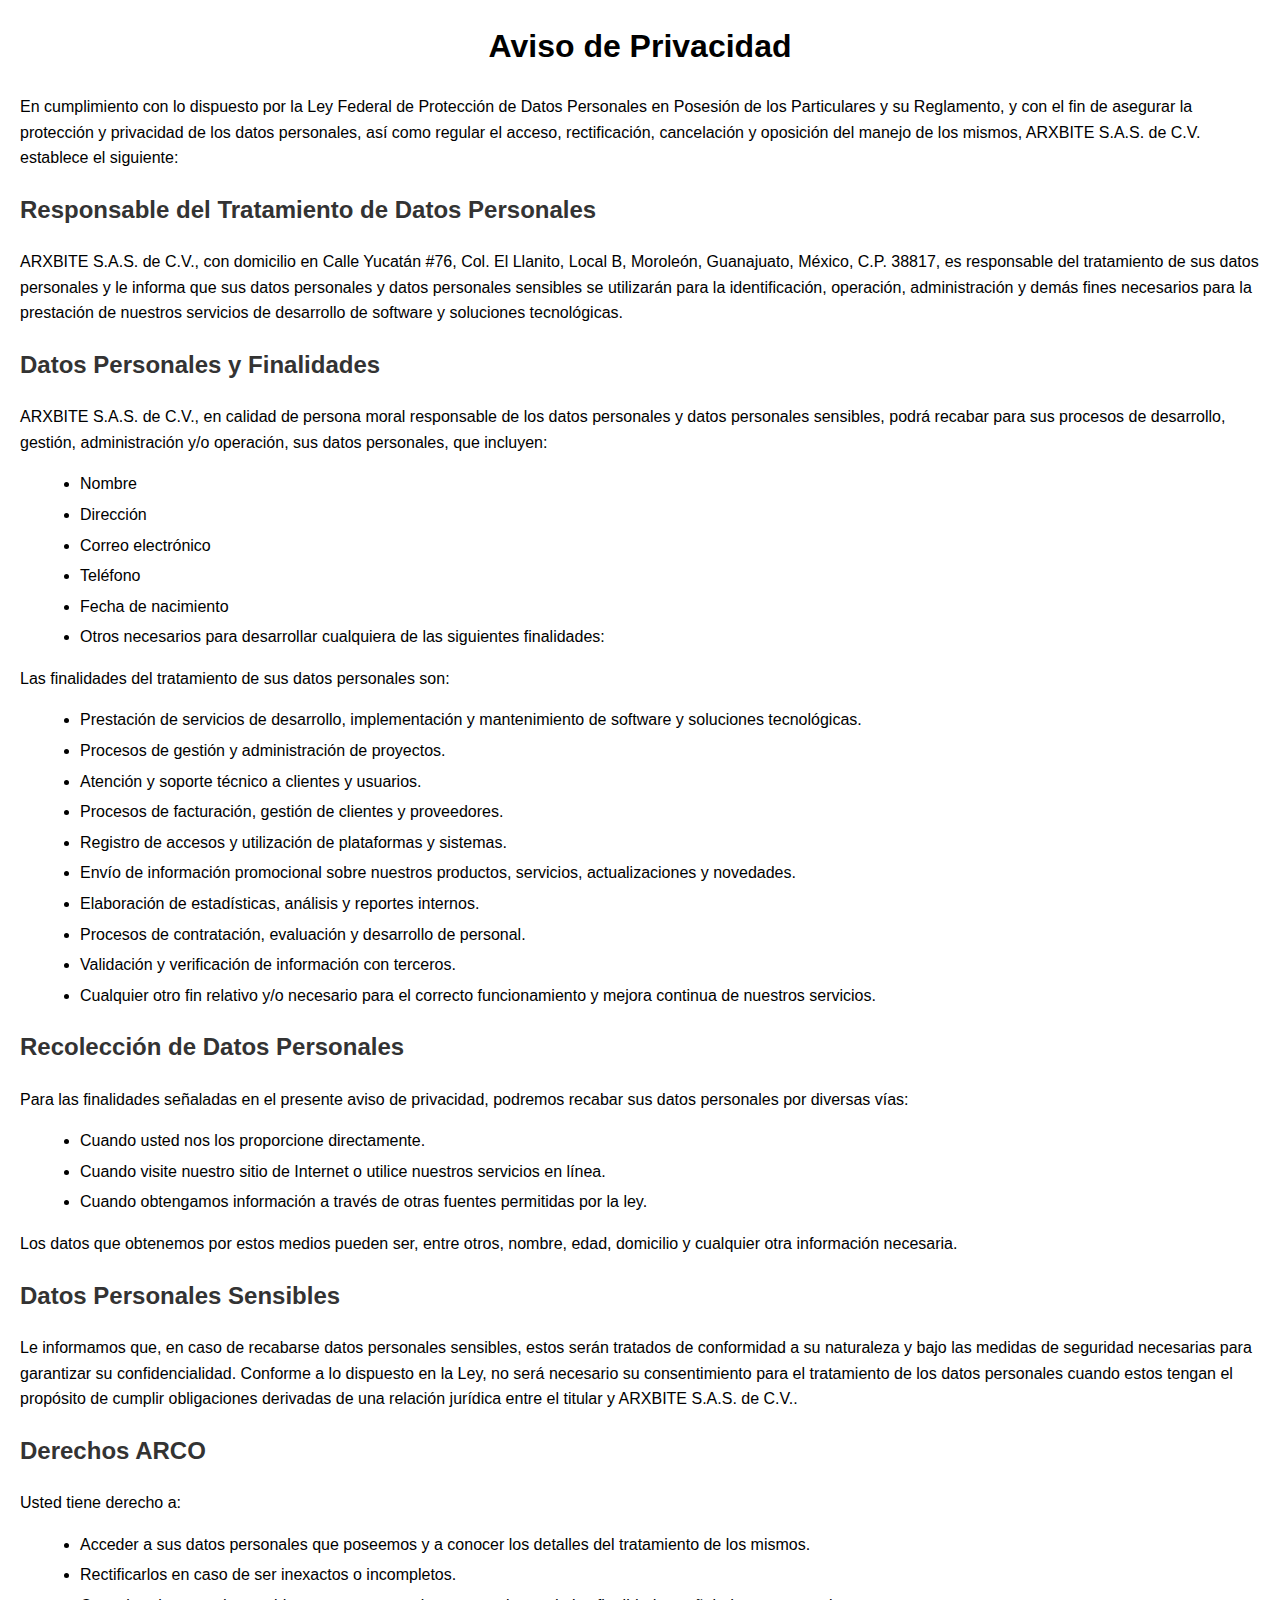
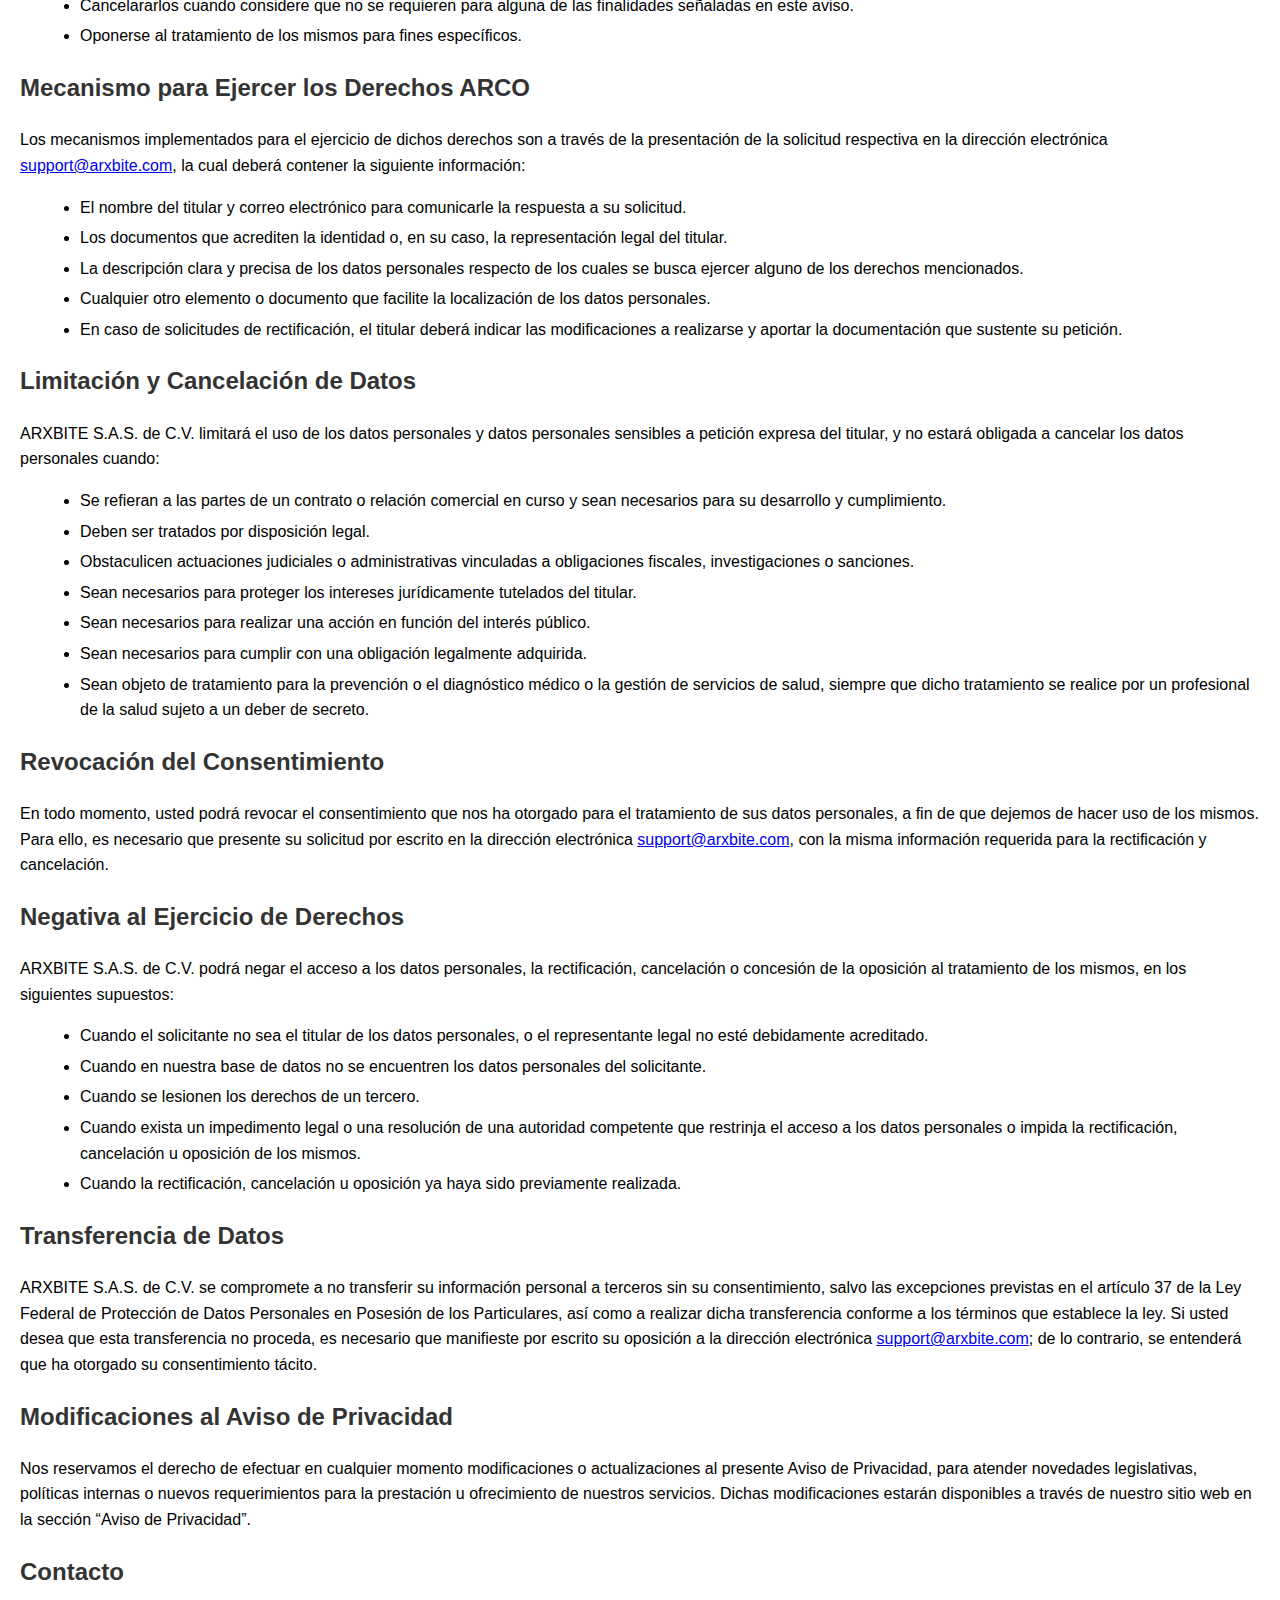
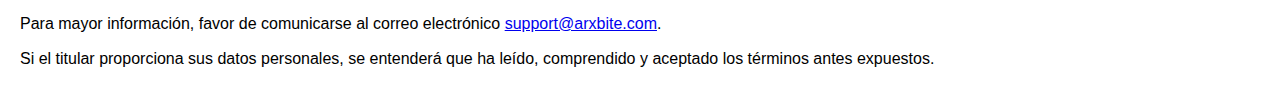
<file: avisoprivacidad/index.html>
<!DOCTYPE html>
<html lang="es">
<head>
    <meta charset="UTF-8">
    <meta name="viewport" content="width=device-width, initial-scale=1.0">
    <title>Aviso de Privacidad - ARXBITE S.A.S. de C.V.</title>
    <style>
        body {
            font-family: Arial, sans-serif;
            margin: 20px;
            line-height: 1.6;
        }
        h1 {
            text-align: center;
        }
        h2 {
            color: #333;
        }
        p {
            margin: 10px 0;
        }
        .section {
            margin-bottom: 20px;
        }
        .list {
            margin-left: 20px;
        }
        .list li {
            margin-bottom: 5px;
        }
    </style>
</head>
<body>
    <h1>Aviso de Privacidad</h1>
    <p>En cumplimiento con lo dispuesto por la Ley Federal de Protección de Datos Personales en Posesión de los Particulares y su Reglamento, y con el fin de asegurar la protección y privacidad de los datos personales, así como regular el acceso, rectificación, cancelación y oposición del manejo de los mismos, ARXBITE S.A.S. de C.V. establece el siguiente:</p>

    <div class="section">
        <h2>Responsable del Tratamiento de Datos Personales</h2>
        <p>ARXBITE S.A.S. de C.V., con domicilio en Calle Yucatán #76, Col. El Llanito, Local B, Moroleón, Guanajuato, México, C.P. 38817, es responsable del tratamiento de sus datos personales y le informa que sus datos personales y datos personales sensibles se utilizarán para la identificación, operación, administración y demás fines necesarios para la prestación de nuestros servicios de desarrollo de software y soluciones tecnológicas.</p>
    </div>

    <div class="section">
        <h2>Datos Personales y Finalidades</h2>
        <p>ARXBITE S.A.S. de C.V., en calidad de persona moral responsable de los datos personales y datos personales sensibles, podrá recabar para sus procesos de desarrollo, gestión, administración y/o operación, sus datos personales, que incluyen:</p>
        <ul class="list">
            <li>Nombre</li>
            <li>Dirección</li>
            <li>Correo electrónico</li>
            <li>Teléfono</li>
            <li>Fecha de nacimiento</li>
            <li>Otros necesarios para desarrollar cualquiera de las siguientes finalidades:</li>
        </ul>
        <p>Las finalidades del tratamiento de sus datos personales son:</p>
        <ul class="list">
            <li>Prestación de servicios de desarrollo, implementación y mantenimiento de software y soluciones tecnológicas.</li>
            <li>Procesos de gestión y administración de proyectos.</li>
            <li>Atención y soporte técnico a clientes y usuarios.</li>
            <li>Procesos de facturación, gestión de clientes y proveedores.</li>
            <li>Registro de accesos y utilización de plataformas y sistemas.</li>
            <li>Envío de información promocional sobre nuestros productos, servicios, actualizaciones y novedades.</li>
            <li>Elaboración de estadísticas, análisis y reportes internos.</li>
            <li>Procesos de contratación, evaluación y desarrollo de personal.</li>
            <li>Validación y verificación de información con terceros.</li>
            <li>Cualquier otro fin relativo y/o necesario para el correcto funcionamiento y mejora continua de nuestros servicios.</li>
        </ul>
    </div>

    <div class="section">
        <h2>Recolección de Datos Personales</h2>
        <p>Para las finalidades señaladas en el presente aviso de privacidad, podremos recabar sus datos personales por diversas vías:</p>
        <ul class="list">
            <li>Cuando usted nos los proporcione directamente.</li>
            <li>Cuando visite nuestro sitio de Internet o utilice nuestros servicios en línea.</li>
            <li>Cuando obtengamos información a través de otras fuentes permitidas por la ley.</li>
        </ul>
        <p>Los datos que obtenemos por estos medios pueden ser, entre otros, nombre, edad, domicilio y cualquier otra información necesaria.</p>
    </div>

    <div class="section">
        <h2>Datos Personales Sensibles</h2>
        <p>Le informamos que, en caso de recabarse datos personales sensibles, estos serán tratados de conformidad a su naturaleza y bajo las medidas de seguridad necesarias para garantizar su confidencialidad. Conforme a lo dispuesto en la Ley, no será necesario su consentimiento para el tratamiento de los datos personales cuando estos tengan el propósito de cumplir obligaciones derivadas de una relación jurídica entre el titular y ARXBITE S.A.S. de C.V..</p>
    </div>

    <div class="section">
        <h2>Derechos ARCO</h2>
        <p>Usted tiene derecho a:</p>
        <ul class="list">
            <li>Acceder a sus datos personales que poseemos y a conocer los detalles del tratamiento de los mismos.</li>
            <li>Rectificarlos en caso de ser inexactos o incompletos.</li>
            <li>Cancelararlos cuando considere que no se requieren para alguna de las finalidades señaladas en este aviso.</li>
            <li>Oponerse al tratamiento de los mismos para fines específicos.</li>
        </ul>
    </div>

    <div class="section">
        <h2>Mecanismo para Ejercer los Derechos ARCO</h2>
        <p>Los mecanismos implementados para el ejercicio de dichos derechos son a través de la presentación de la solicitud respectiva en la dirección electrónica <a href="mailto:support@arxbite.com">support@arxbite.com</a>, la cual deberá contener la siguiente información:</p>
        <ul class="list">
            <li>El nombre del titular y correo electrónico para comunicarle la respuesta a su solicitud.</li>
            <li>Los documentos que acrediten la identidad o, en su caso, la representación legal del titular.</li>
            <li>La descripción clara y precisa de los datos personales respecto de los cuales se busca ejercer alguno de los derechos mencionados.</li>
            <li>Cualquier otro elemento o documento que facilite la localización de los datos personales.</li>
            <li>En caso de solicitudes de rectificación, el titular deberá indicar las modificaciones a realizarse y aportar la documentación que sustente su petición.</li>
        </ul>
    </div>

    <div class="section">
        <h2>Limitación y Cancelación de Datos</h2>
        <p>ARXBITE S.A.S. de C.V. limitará el uso de los datos personales y datos personales sensibles a petición expresa del titular, y no estará obligada a cancelar los datos personales cuando:</p>
        <ul class="list">
            <li>Se refieran a las partes de un contrato o relación comercial en curso y sean necesarios para su desarrollo y cumplimiento.</li>
            <li>Deben ser tratados por disposición legal.</li>
            <li>Obstaculicen actuaciones judiciales o administrativas vinculadas a obligaciones fiscales, investigaciones o sanciones.</li>
            <li>Sean necesarios para proteger los intereses jurídicamente tutelados del titular.</li>
            <li>Sean necesarios para realizar una acción en función del interés público.</li>
            <li>Sean necesarios para cumplir con una obligación legalmente adquirida.</li>
            <li>Sean objeto de tratamiento para la prevención o el diagnóstico médico o la gestión de servicios de salud, siempre que dicho tratamiento se realice por un profesional de la salud sujeto a un deber de secreto.</li>
        </ul>
    </div>

    <div class="section">
        <h2>Revocación del Consentimiento</h2>
        <p>En todo momento, usted podrá revocar el consentimiento que nos ha otorgado para el tratamiento de sus datos personales, a fin de que dejemos de hacer uso de los mismos. Para ello, es necesario que presente su solicitud por escrito en la dirección electrónica <a href="mailto:support@arxbite.com">support@arxbite.com</a>, con la misma información requerida para la rectificación y cancelación.</p>
    </div>

    <div class="section">
        <h2>Negativa al Ejercicio de Derechos</h2>
        <p>ARXBITE S.A.S. de C.V. podrá negar el acceso a los datos personales, la rectificación, cancelación o concesión de la oposición al tratamiento de los mismos, en los siguientes supuestos:</p>
        <ul class="list">
            <li>Cuando el solicitante no sea el titular de los datos personales, o el representante legal no esté debidamente acreditado.</li>
            <li>Cuando en nuestra base de datos no se encuentren los datos personales del solicitante.</li>
            <li>Cuando se lesionen los derechos de un tercero.</li>
            <li>Cuando exista un impedimento legal o una resolución de una autoridad competente que restrinja el acceso a los datos personales o impida la rectificación, cancelación u oposición de los mismos.</li>
            <li>Cuando la rectificación, cancelación u oposición ya haya sido previamente realizada.</li>
        </ul>
    </div>

    <div class="section">
        <h2>Transferencia de Datos</h2>
        <p>ARXBITE S.A.S. de C.V. se compromete a no transferir su información personal a terceros sin su consentimiento, salvo las excepciones previstas en el artículo 37 de la Ley Federal de Protección de Datos Personales en Posesión de los Particulares, así como a realizar dicha transferencia conforme a los términos que establece la ley. Si usted desea que esta transferencia no proceda, es necesario que manifieste por escrito su oposición a la dirección electrónica <a href="mailto:support@arxbite.com">support@arxbite.com</a>; de lo contrario, se entenderá que ha otorgado su consentimiento tácito.</p>
    </div>

    <div class="section">
        <h2>Modificaciones al Aviso de Privacidad</h2>
        <p>Nos reservamos el derecho de efectuar en cualquier momento modificaciones o actualizaciones al presente Aviso de Privacidad, para atender novedades legislativas, políticas internas o nuevos requerimientos para la prestación u ofrecimiento de nuestros servicios. Dichas modificaciones estarán disponibles a través de nuestro sitio web en la sección “Aviso de Privacidad”.</p>
    </div>

    <div class="section">
        <h2>Contacto</h2>
        <p>Para mayor información, favor de comunicarse al correo electrónico <a href="mailto:support@arxbite.com">support@arxbite.com</a>.</p>
        <p>Si el titular proporciona sus datos personales, se entenderá que ha leído, comprendido y aceptado los términos antes expuestos.</p>
    </div>
</body>
</html>
</file>
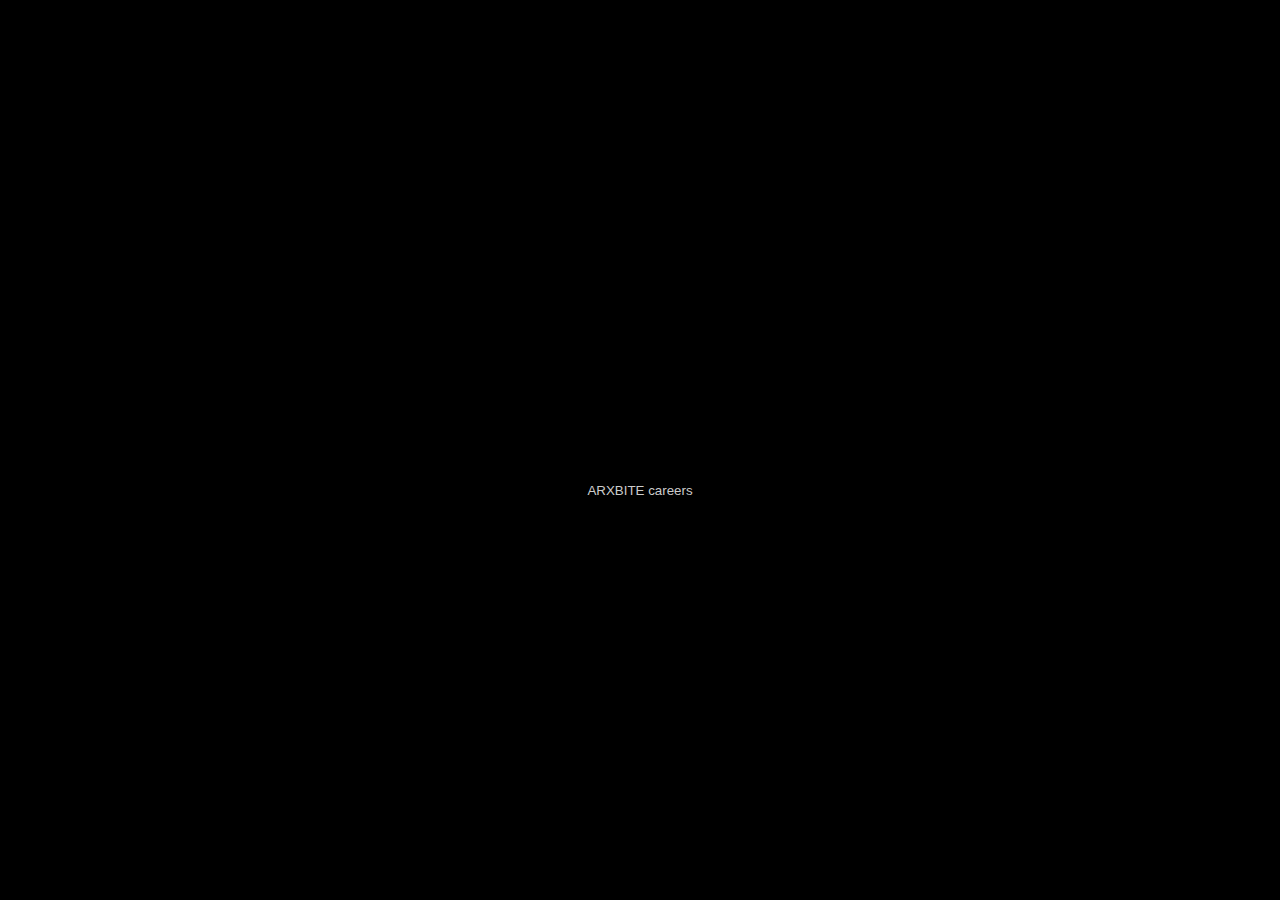
<file: careers/index.html>
<!DOCTYPE html>
<html>
<head>
    <title>ARXBITE Careers</title>
    <style>
        body {
            background-color: black;
            margin: 0;
            padding: 0;
            overflow: hidden;
            color: white;
            text-align: center;
            height: 100vh;
            display: flex;
            flex-direction: column;
            justify-content: center;
        }
        h1 {
            font-size: 4em;
            font-family: Arial, sans-serif;
            margin: 0;
            color: transparent;
            background: url('https://i.ibb.co/xKkfjfn/Screenshot-2024-11-19-at-6-33-19-PM.png') repeat;
            -webkit-background-clip: text;
            background-clip: text;
            animation: moveWater 10s linear infinite;
        }
        @keyframes moveWater {
            from {
                background-position: 0 0;
            }
            to {
                background-position: 1000px 0;
            }
        }
        p {
            font-size: smaller;
            font-family: Arial, sans-serif;
            color: #ccc;
            margin-top: 20px;
        }
    </style>
</head>
<body>
    <h1>Come check back soon!</h1>
    <p>ARXBITE careers</p>
</body>
</html>
</file>
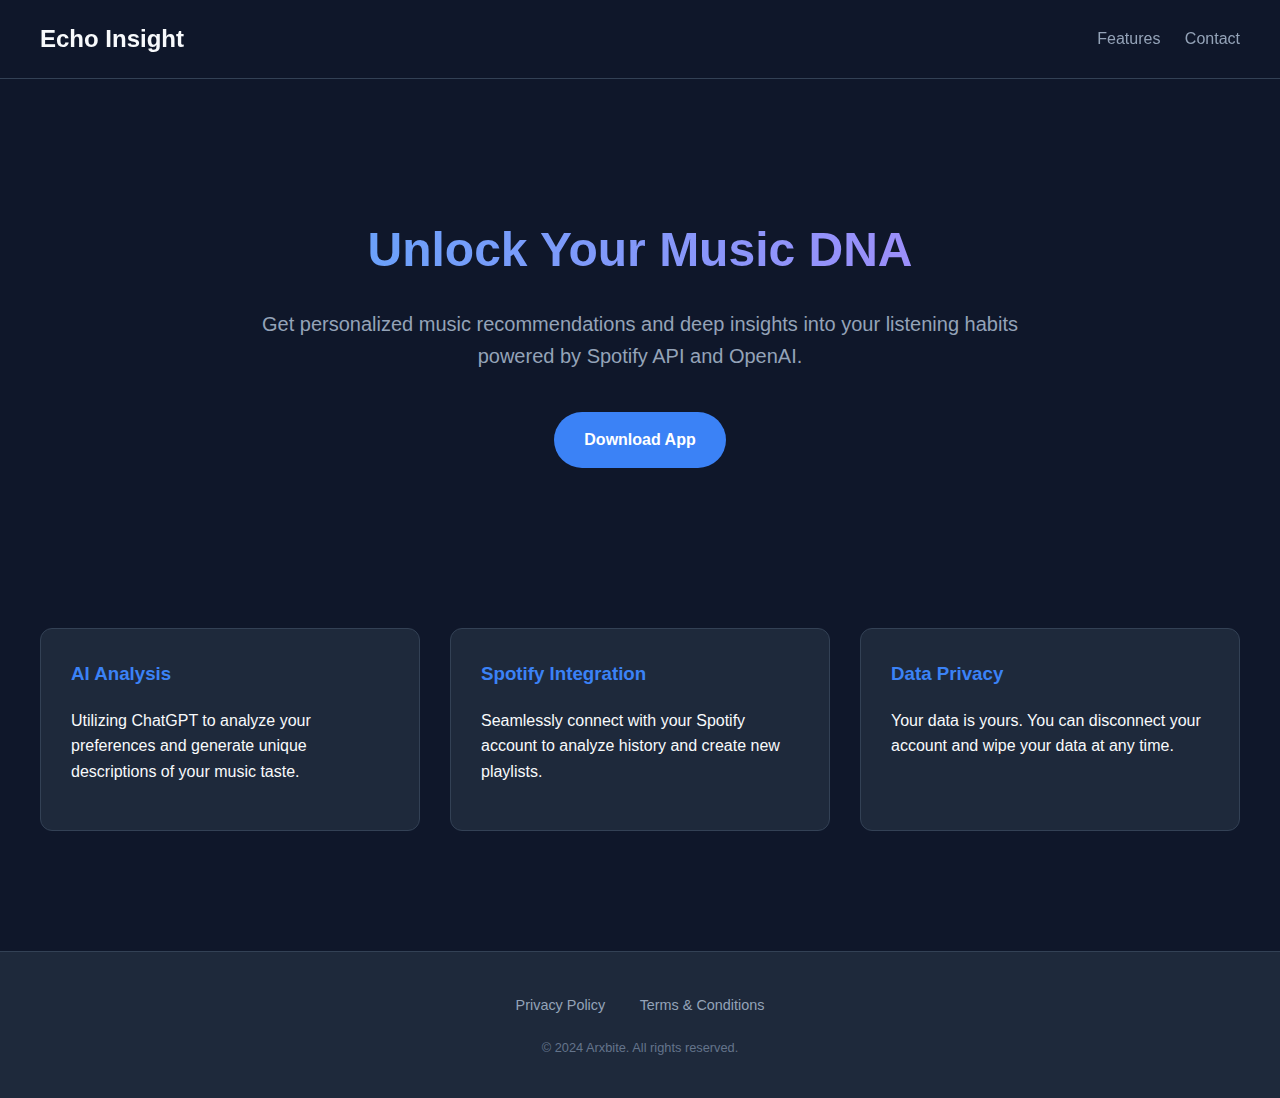
<file: EchoInsight/index.html>
<!DOCTYPE html>
<html lang="en">
<head>
    <meta charset="UTF-8">
    <meta name="viewport" content="width=device-width, initial-scale=1.0">
    <title>Echo Insight - AI Music Analytics</title>
    <style>
        :root {
            --primary-bg: #0f172a;
            --secondary-bg: #1e293b;
            --accent-color: #3b82f6;
            --text-main: #f8fafc;
            --text-muted: #94a3b8;
        }

        body {
            font-family: -apple-system, BlinkMacSystemFont, "Segoe UI", Roboto, Helvetica, Arial, sans-serif;
            margin: 0;
            padding: 0;
            background-color: var(--primary-bg);
            color: var(--text-main);
            line-height: 1.6;
        }

        /* Navigation */
        nav {
            display: flex;
            justify-content: space-between;
            align-items: center;
            padding: 20px 40px;
            background-color: rgba(15, 23, 42, 0.9);
            position: sticky;
            top: 0;
            backdrop-filter: blur(10px);
            border-bottom: 1px solid #334155;
        }

        .logo {
            font-size: 1.5rem;
            font-weight: bold;
            color: var(--text-main);
            text-decoration: none;
        }

        .nav-links a {
            color: var(--text-muted);
            text-decoration: none;
            margin-left: 20px;
            transition: color 0.2s;
        }

        .nav-links a:hover {
            color: var(--accent-color);
        }

        /* Hero Section */
        .hero {
            text-align: center;
            padding: 100px 20px;
            max-width: 800px;
            margin: 0 auto;
        }

        .hero h1 {
            font-size: 3rem;
            margin-bottom: 20px;
            background: linear-gradient(to right, #60a5fa, #a78bfa);
            -webkit-background-clip: text;
            -webkit-text-fill-color: transparent;
        }

        .hero p {
            font-size: 1.25rem;
            color: var(--text-muted);
            margin-bottom: 40px;
        }

        .cta-button {
            display: inline-block;
            background-color: var(--accent-color);
            color: white;
            padding: 15px 30px;
            border-radius: 50px;
            text-decoration: none;
            font-weight: bold;
            transition: transform 0.2s, background-color 0.2s;
        }

        .cta-button:hover {
            transform: translateY(-2px);
            background-color: #2563eb;
        }

        /* Features Grid */
        .features {
            display: grid;
            grid-template-columns: repeat(auto-fit, minmax(250px, 1fr));
            gap: 30px;
            padding: 60px 40px;
            max-width: 1200px;
            margin: 0 auto;
        }

        .feature-card {
            background-color: var(--secondary-bg);
            padding: 30px;
            border-radius: 12px;
            border: 1px solid #334155;
        }

        .feature-card h3 {
            margin-top: 0;
            color: var(--accent-color);
        }

        /* Footer - THIS IS THE CRITICAL PART FOR VERIFICATION */
        footer {
            background-color: var(--secondary-bg);
            padding: 40px;
            text-align: center;
            margin-top: 60px;
            border-top: 1px solid #334155;
        }

        .footer-links {
            margin-bottom: 20px;
        }

        .footer-links a {
            color: var(--text-muted);
            text-decoration: none;
            margin: 0 15px;
            font-size: 0.9rem;
        }

        .footer-links a:hover {
            color: var(--text-main);
            text-decoration: underline;
        }

        .copyright {
            color: #64748b;
            font-size: 0.8rem;
        }

        @media (max-width: 600px) {
            .hero h1 { font-size: 2rem; }
            nav { flex-direction: column; gap: 15px; }
            .nav-links { margin-top: 10px; }
        }
    </style>
</head>
<body>

    <nav>
        <a href="#" class="logo">Echo Insight</a>
        <div class="nav-links">
            <a href="#features">Features</a>
            <a href="mailto:support@arxbite.com">Contact</a>
        </div>
    </nav>

    <div class="hero">
        <h1>Unlock Your Music DNA</h1>
        <p>Get personalized music recommendations and deep insights into your listening habits powered by Spotify API and OpenAI.</p>
        <a href="#" class="cta-button">Download App</a>
    </div>

    <div class="features" id="features">
        <div class="feature-card">
            <h3>AI Analysis</h3>
            <p>Utilizing ChatGPT to analyze your preferences and generate unique descriptions of your music taste.</p>
        </div>
        <div class="feature-card">
            <h3>Spotify Integration</h3>
            <p>Seamlessly connect with your Spotify account to analyze history and create new playlists.</p>
        </div>
        <div class="feature-card">
            <h3>Data Privacy</h3>
            <p>Your data is yours. You can disconnect your account and wipe your data at any time.</p>
        </div>
    </div>

    <footer>
        <div class="footer-links">
            <a href="https://www.arxbite.com/EchoInsight/PrivacyPolicy">Privacy Policy</a>
            <a href="https://www.arxbite.com/EchoInsight/TermsAndConditions">Terms & Conditions</a>
        </div>
        <div class="copyright">
            &copy; 2024 Arxbite. All rights reserved.
        </div>
    </footer>

</body>
</html>
</file>
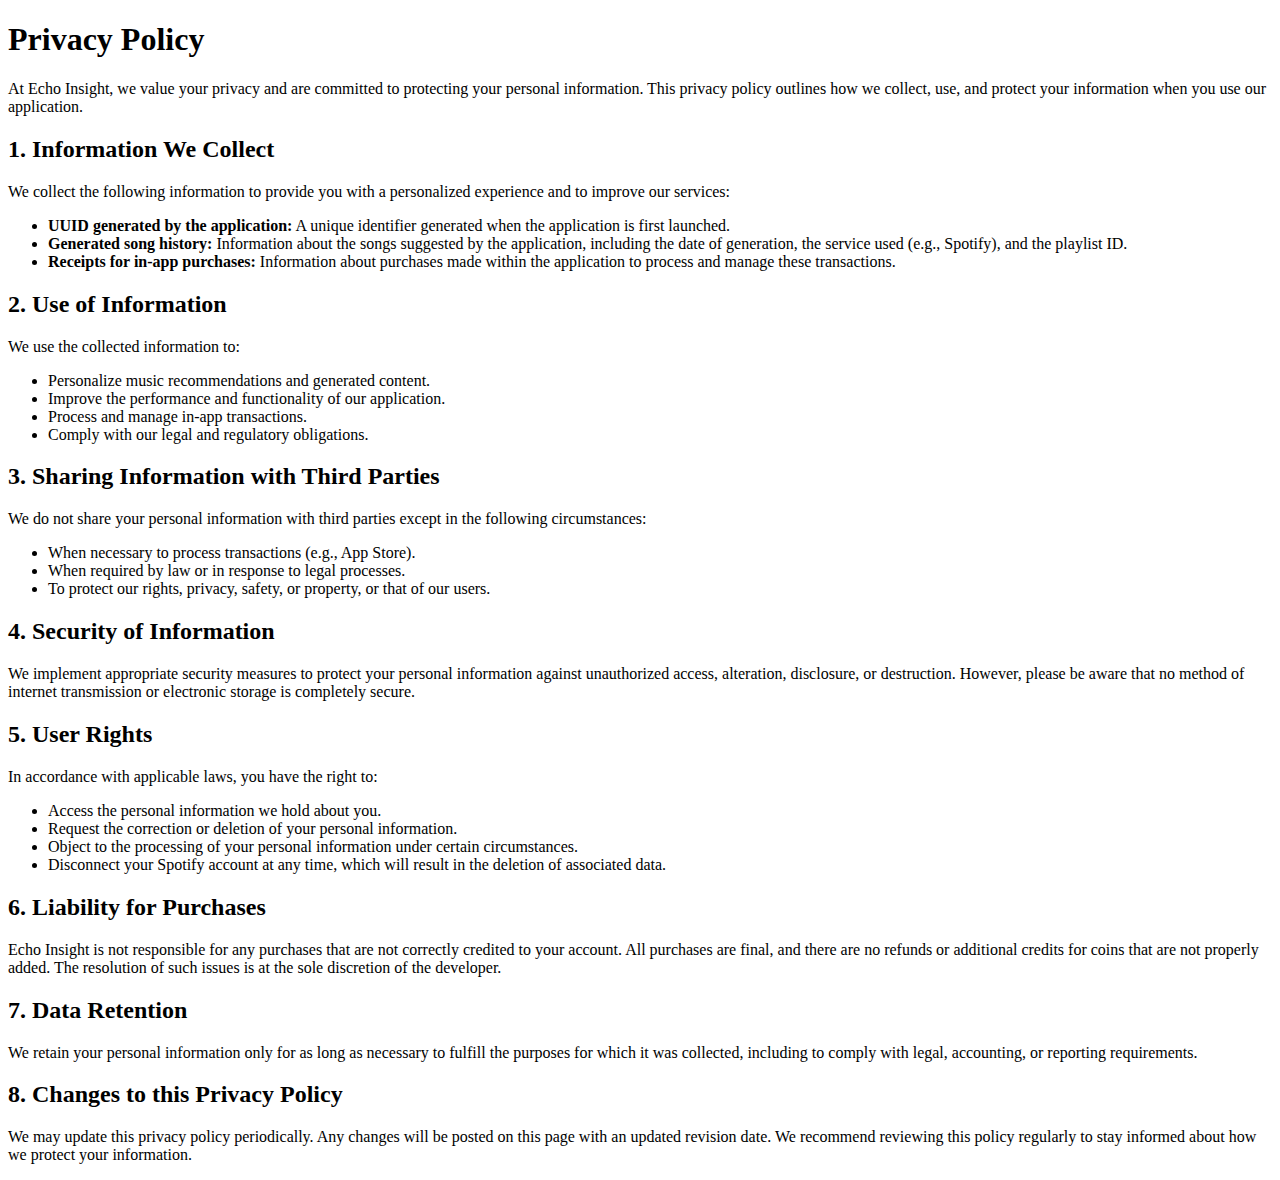
<file: EchoInsight/PrivacyPolicy/index.html>
<!DOCTYPE html>
<html lang="en">
<head>
    <meta charset="UTF-8">
    <meta name="viewport" content="width=device-width, initial-scale=1.0">
    <title>Privacy Policy - Echo Insight</title>
</head>
<body>
    <h1>Privacy Policy</h1>
    <p>At Echo Insight, we value your privacy and are committed to protecting your personal information. This privacy policy outlines how we collect, use, and protect your information when you use our application.</p>
    
    <h2>1. Information We Collect</h2>
    <p>We collect the following information to provide you with a personalized experience and to improve our services:</p>
    <ul>
        <li><strong>UUID generated by the application:</strong> A unique identifier generated when the application is first launched.</li>
        <li><strong>Generated song history:</strong> Information about the songs suggested by the application, including the date of generation, the service used (e.g., Spotify), and the playlist ID.</li>
        <li><strong>Receipts for in-app purchases:</strong> Information about purchases made within the application to process and manage these transactions.</li>
    </ul>
    
    <h2>2. Use of Information</h2>
    <p>We use the collected information to:</p>
    <ul>
        <li>Personalize music recommendations and generated content.</li>
        <li>Improve the performance and functionality of our application.</li>
        <li>Process and manage in-app transactions.</li>
        <li>Comply with our legal and regulatory obligations.</li>
    </ul>
    
    <h2>3. Sharing Information with Third Parties</h2>
    <p>We do not share your personal information with third parties except in the following circumstances:</p>
    <ul>
        <li>When necessary to process transactions (e.g., App Store).</li>
        <li>When required by law or in response to legal processes.</li>
        <li>To protect our rights, privacy, safety, or property, or that of our users.</li>
    </ul>
    
    <h2>4. Security of Information</h2>
    <p>We implement appropriate security measures to protect your personal information against unauthorized access, alteration, disclosure, or destruction. However, please be aware that no method of internet transmission or electronic storage is completely secure.</p>
    
    <h2>5. User Rights</h2>
    <p>In accordance with applicable laws, you have the right to:</p>
    <ul>
        <li>Access the personal information we hold about you.</li>
        <li>Request the correction or deletion of your personal information.</li>
        <li>Object to the processing of your personal information under certain circumstances.</li>
        <li>Disconnect your Spotify account at any time, which will result in the deletion of associated data.</li>
    </ul>

    <h2>6. Liability for Purchases</h2>
    <p>Echo Insight is not responsible for any purchases that are not correctly credited to your account. All purchases are final, and there are no refunds or additional credits for coins that are not properly added. The resolution of such issues is at the sole discretion of the developer.</p>
    
    <h2>7. Data Retention</h2>
    <p>We retain your personal information only for as long as necessary to fulfill the purposes for which it was collected, including to comply with legal, accounting, or reporting requirements.</p>
    
    <h2>8. Changes to this Privacy Policy</h2>
    <p>We may update this privacy policy periodically. Any changes will be posted on this page with an updated revision date. We recommend reviewing this policy regularly to stay informed about how we protect your information.</p>
</body>
</html>
</file>
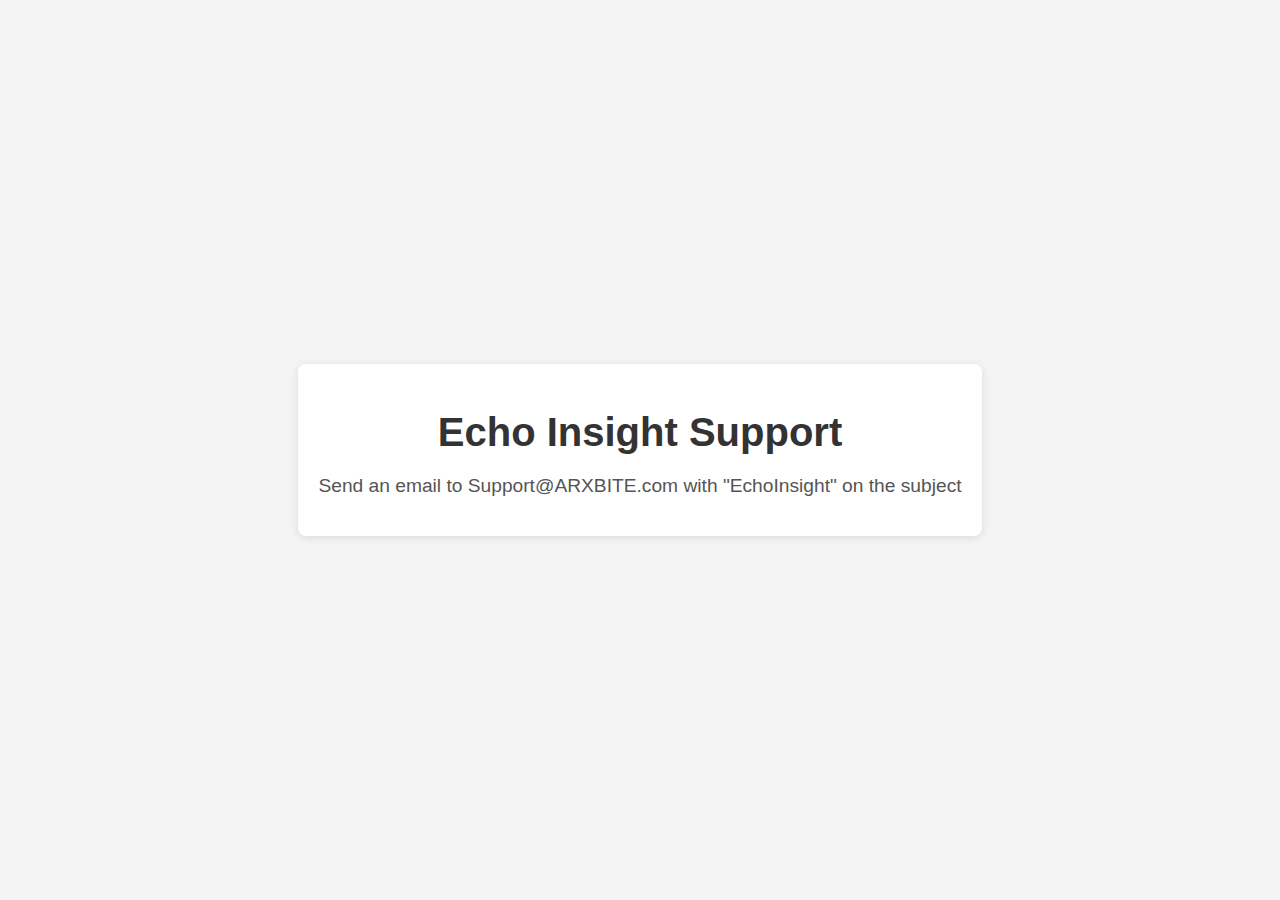
<file: EchoInsight/Support/index.html>
<!DOCTYPE html>
<html lang="en">
<head>
    <meta charset="UTF-8">
    <meta name="viewport" content="width=device-width, initial-scale=1.0">
    <title>Support - Echo Insight</title>
    <style>
        body {
            font-family: Arial, sans-serif;
            display: flex;
            justify-content: center;
            align-items: center;
            height: 100vh;
            margin: 0;
            background-color: #f4f4f4;
        }
        .container {
            text-align: center;
            background-color: #fff;
            padding: 20px;
            border-radius: 8px;
            box-shadow: 0 2px 10px rgba(0, 0, 0, 0.1);
        }
        h1 {
            font-size: 2.5rem;
            margin-bottom: 20px;
            color: #333;
        }
        p {
            font-size: 1.2rem;
            color: #555;
        }
    </style>
</head>
<body>
    <div class="container">
        <h1>Echo Insight Support</h1>
        <p>Send an email to Support@ARXBITE.com with "EchoInsight" on the subject</p>
    </div>
</body>
</html>
</file>
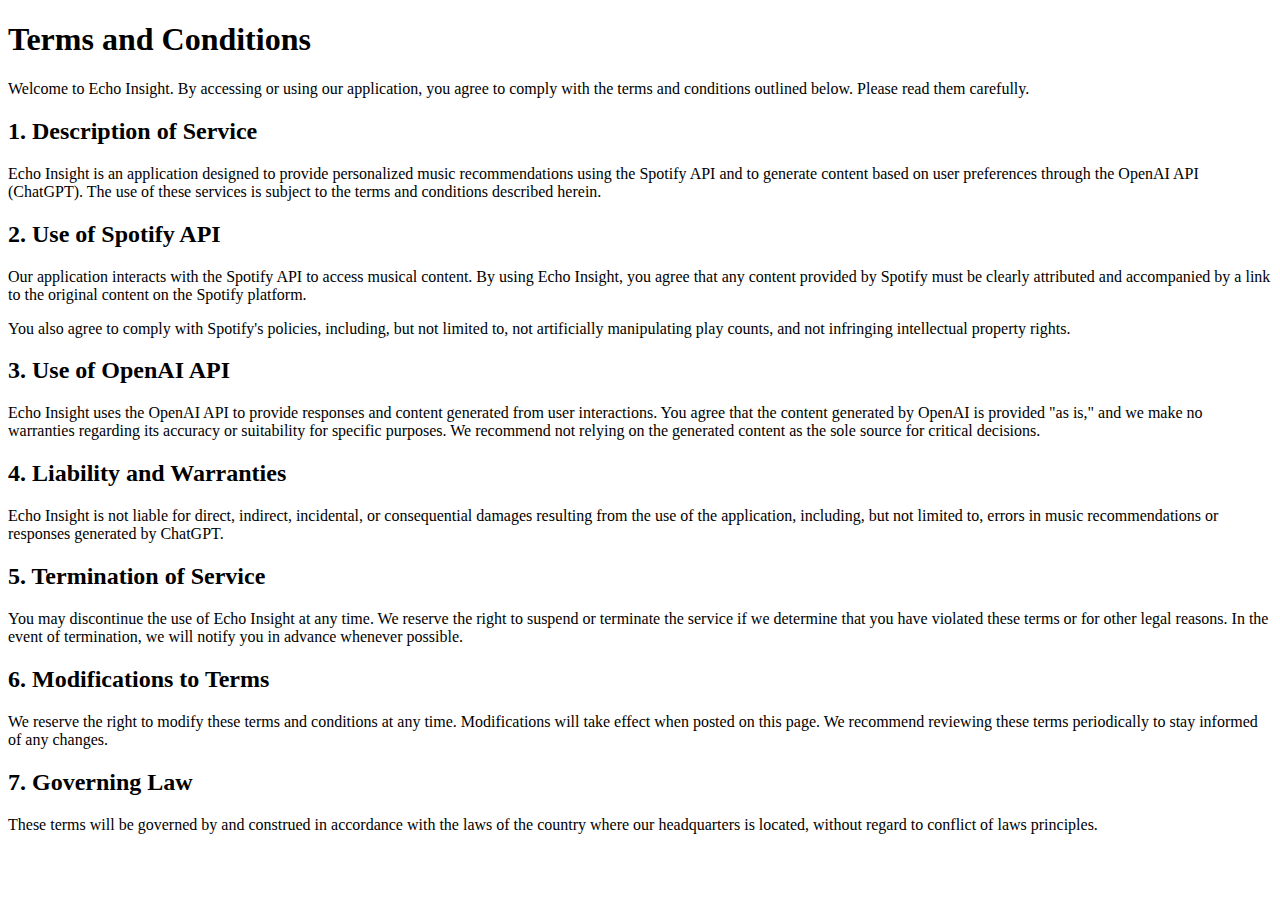
<file: EchoInsight/TermsAndConditions/index.html>
<!DOCTYPE html>
<html lang="en">
<head>
    <meta charset="UTF-8">
    <meta name="viewport" content="width=device-width, initial-scale=1.0">
    <title>Terms and Conditions - Echo Insight</title>
</head>
<body>
    <h1>Terms and Conditions</h1>
    <p>Welcome to Echo Insight. By accessing or using our application, you agree to comply with the terms and conditions outlined below. Please read them carefully.</p>
    
    <h2>1. Description of Service</h2>
    <p>Echo Insight is an application designed to provide personalized music recommendations using the Spotify API and to generate content based on user preferences through the OpenAI API (ChatGPT). The use of these services is subject to the terms and conditions described herein.</p>
    
    <h2>2. Use of Spotify API</h2>
    <p>Our application interacts with the Spotify API to access musical content. By using Echo Insight, you agree that any content provided by Spotify must be clearly attributed and accompanied by a link to the original content on the Spotify platform.</p>
    <p>You also agree to comply with Spotify's policies, including, but not limited to, not artificially manipulating play counts, and not infringing intellectual property rights.</p>
    
    <h2>3. Use of OpenAI API</h2>
    <p>Echo Insight uses the OpenAI API to provide responses and content generated from user interactions. You agree that the content generated by OpenAI is provided "as is," and we make no warranties regarding its accuracy or suitability for specific purposes. We recommend not relying on the generated content as the sole source for critical decisions.</p>
    
    <h2>4. Liability and Warranties</h2>
    <p>Echo Insight is not liable for direct, indirect, incidental, or consequential damages resulting from the use of the application, including, but not limited to, errors in music recommendations or responses generated by ChatGPT.</p>
    
    <h2>5. Termination of Service</h2>
    <p>You may discontinue the use of Echo Insight at any time. We reserve the right to suspend or terminate the service if we determine that you have violated these terms or for other legal reasons. In the event of termination, we will notify you in advance whenever possible.</p>
    
    <h2>6. Modifications to Terms</h2>
    <p>We reserve the right to modify these terms and conditions at any time. Modifications will take effect when posted on this page. We recommend reviewing these terms periodically to stay informed of any changes.</p>
    
    <h2>7. Governing Law</h2>
    <p>These terms will be governed by and construed in accordance with the laws of the country where our headquarters is located, without regard to conflict of laws principles.</p>
    
</body>
</html>
</file>
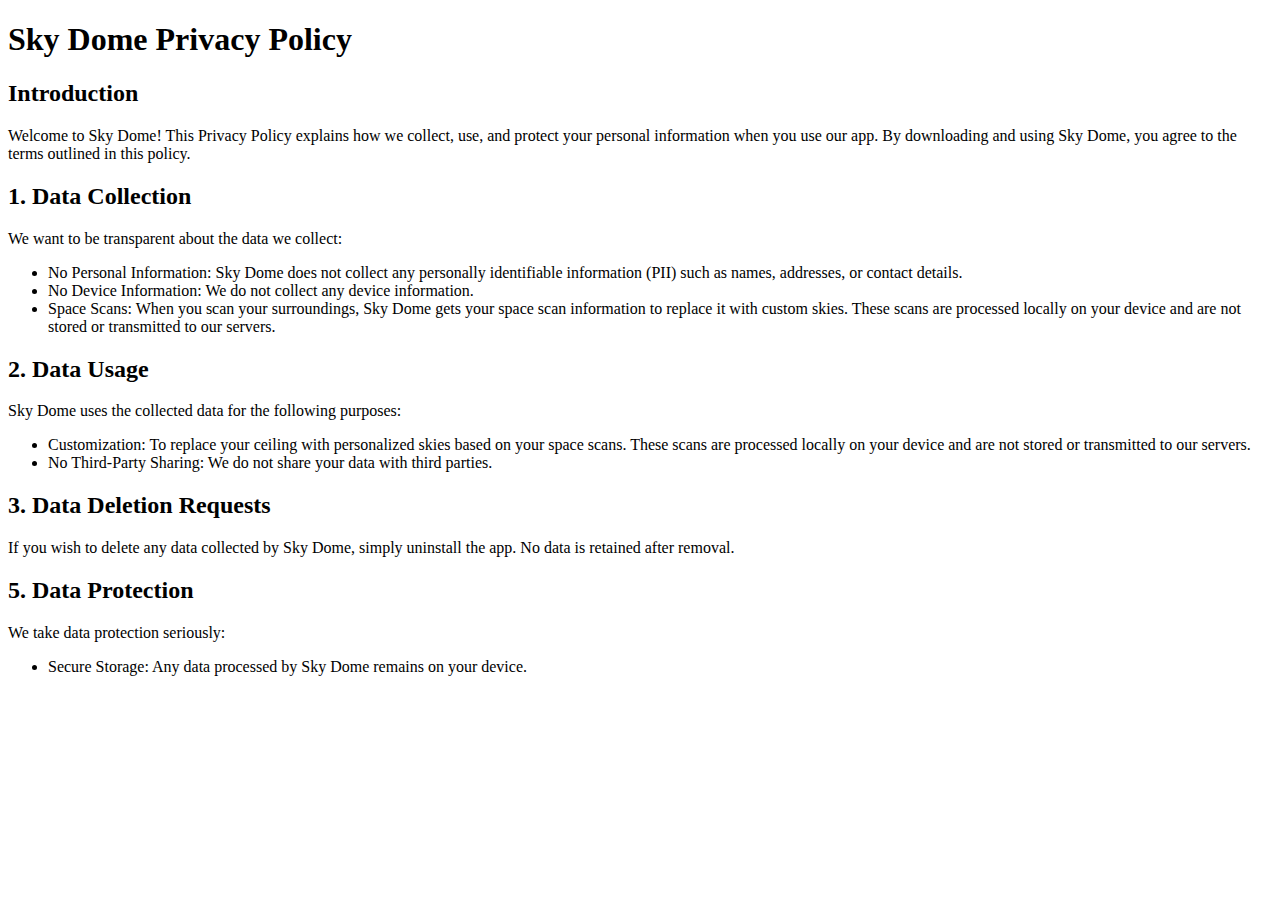
<file: SkyDome/PrivacyPolicy/index.html>
<!DOCTYPE html>
<html lang="en">
<head>
    <meta charset="UTF-8">
    <meta name="viewport" content="width=device-width, initial-scale=1.0">
    <title>Sky Dome Privacy Policy</title>
</head>
<body>
    <h1>Sky Dome Privacy Policy</h1>
    <h2>Introduction</h2>
    <p>Welcome to Sky Dome! This Privacy Policy explains how we collect, use, and protect your personal information when you use our app. By downloading and using Sky Dome, you agree to the terms outlined in this policy.</p>
    <h2>1. Data Collection</h2>
    <p>We want to be transparent about the data we collect:</p>
    <ul>
        <li>No Personal Information: Sky Dome does not collect any personally identifiable information (PII) such as names, addresses, or contact details.</li>
        <li>No Device Information: We do not collect any device information.</li>
        <li>Space Scans: When you scan your surroundings, Sky Dome gets your space scan information to replace it with custom skies. These scans are processed locally on your device and are not stored or transmitted to our servers.</li>
    </ul>
    <h2>2. Data Usage</h2>
    <p>Sky Dome uses the collected data for the following purposes:</p>
    <ul>
        <li>Customization: To replace your ceiling with personalized skies based on your space scans. These scans are processed locally on your device and are not stored or transmitted to our servers.</li>
        <li>No Third-Party Sharing: We do not share your data with third parties.</li>
    </ul>
    <h2>3. Data Deletion Requests</h2>
    <p>If you wish to delete any data collected by Sky Dome, simply uninstall the app. No data is retained after removal.</p>
    <h2>5. Data Protection</h2>
    <p>We take data protection seriously:</p>
    <ul>
        <li>Secure Storage: Any data processed by Sky Dome remains on your device.</li>
    </ul>
</body>
</html>
</file>
